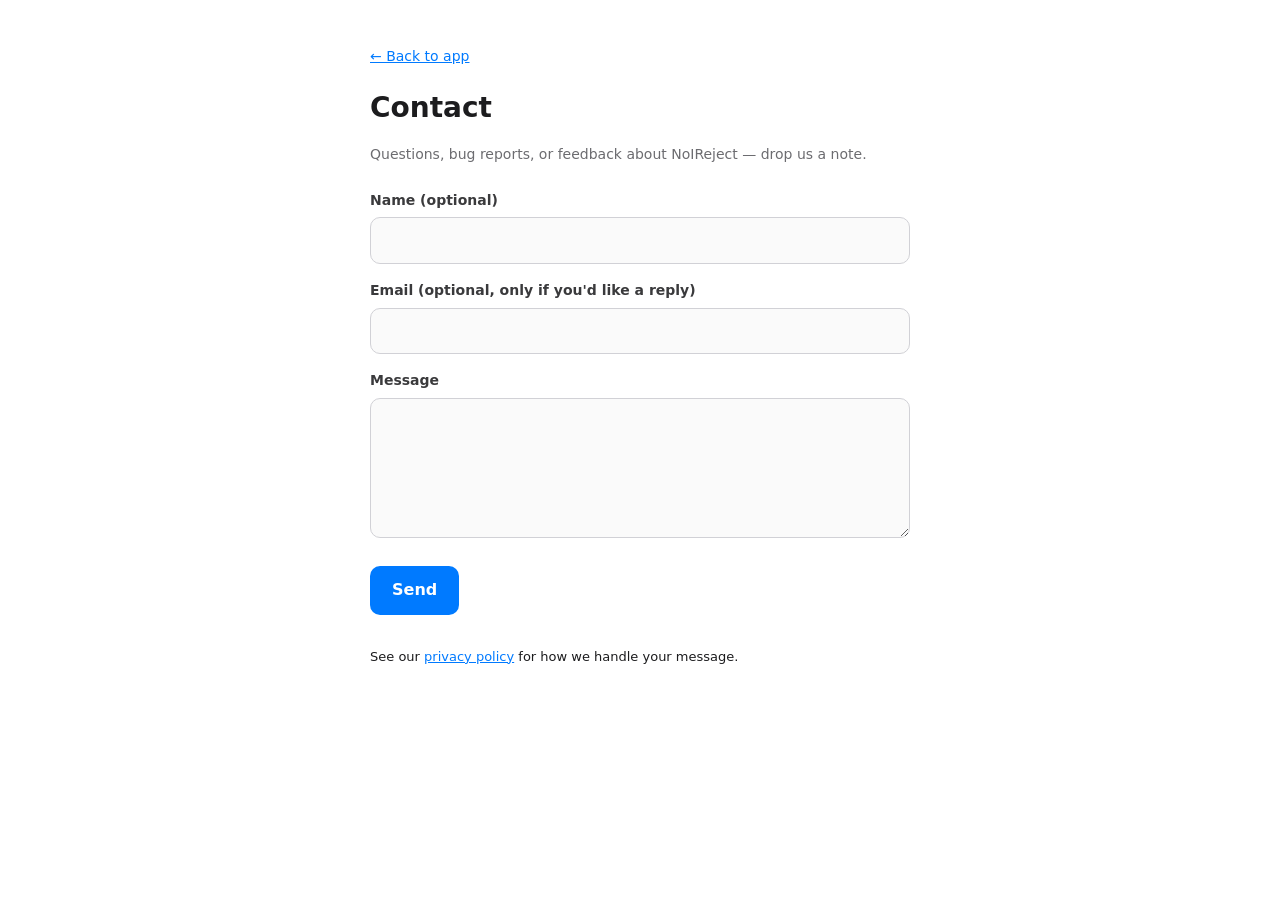
<file: docs/contact.html>
<!DOCTYPE html>
<html lang="en">
<head>
  <meta charset="UTF-8" />
  <meta name="viewport" content="width=device-width, initial-scale=1.0" />
  <title>NoIReject — Contact</title>
  <link rel="icon" type="image/png" href="favicon.png" />
  <link rel="apple-touch-icon" href="icon-180.png" />
  <style>
    body {
      font-family: -apple-system, BlinkMacSystemFont, "Segoe UI", system-ui, sans-serif;
      max-width: 540px;
      margin: 0 auto;
      padding: 32px 20px 80px;
      color: #1c1c1e;
      line-height: 1.55;
      background: #fff;
    }
    h1 { font-size: 28px; margin-bottom: 4px; }
    .meta { color: #6c6c70; font-size: 14px; margin-bottom: 24px; }
    label { display: block; font-size: 14px; font-weight: 600; margin-top: 16px; color: #3a3a3c; }
    input, textarea {
      width: 100%;
      box-sizing: border-box;
      font: inherit;
      padding: 10px 12px;
      border: 1px solid #d1d1d6;
      border-radius: 10px;
      margin-top: 6px;
      background: #fafafa;
    }
    input:focus, textarea:focus { outline: none; border-color: #007aff; background: #fff; }
    textarea { min-height: 140px; resize: vertical; }
    button {
      margin-top: 20px;
      padding: 12px 22px;
      font: inherit;
      font-weight: 600;
      color: #fff;
      background: #007aff;
      border: none;
      border-radius: 10px;
      cursor: pointer;
    }
    button:disabled { opacity: 0.6; cursor: default; }
    .hp { position: absolute; left: -9999px; }
    .status { margin-top: 16px; font-size: 14px; }
    .status.error { color: #ff3b30; }
    .status.success { color: #34c759; }
    a { color: #007aff; }
    .back { font-size: 14px; }
  </style>
</head>
<body>
  <p class="back"><a href="index.html">← Back to app</a></p>
  <h1>Contact</h1>
  <p class="meta">Questions, bug reports, or feedback about NoIReject — drop us a note.</p>

  <form id="contact-form" novalidate>
    <label for="name">Name (optional)</label>
    <input id="name" name="name" type="text" autocomplete="name" maxlength="200" />

    <label for="email">Email (optional, only if you'd like a reply)</label>
    <input id="email" name="email" type="email" autocomplete="email" maxlength="320" />

    <label for="message">Message</label>
    <textarea id="message" name="message" required maxlength="5000"></textarea>

    <!-- honeypot for bots -->
    <input class="hp" tabindex="-1" autocomplete="off" name="website" id="website" />

    <button type="submit" id="submit-btn">Send</button>
    <div id="status" class="status"></div>
  </form>

  <p style="margin-top: 32px; font-size: 13px;">
    See our <a href="privacy.html">privacy policy</a> for how we handle your message.
  </p>

  <script>
    (function () {
      var SUPABASE_URL = 'https://xrvokelhhoxrqgdpgula.supabase.co';
      var form = document.getElementById('contact-form');
      var btn = document.getElementById('submit-btn');
      var status = document.getElementById('status');

      form.addEventListener('submit', async function (e) {
        e.preventDefault();
        status.className = 'status';
        status.textContent = '';
        var payload = {
          name: form.name.value.trim(),
          email: form.email.value.trim(),
          message: form.message.value.trim(),
          website: form.website.value
        };
        if (payload.message.length < 5) {
          status.className = 'status error';
          status.textContent = 'Please enter a message (at least 5 characters).';
          return;
        }
        btn.disabled = true;
        btn.textContent = 'Sending…';
        try {
          var res = await fetch(SUPABASE_URL + '/functions/v1/contact', {
            method: 'POST',
            headers: { 'Content-Type': 'application/json' },
            body: JSON.stringify(payload)
          });
          var data = {};
          try { data = await res.json(); } catch (_) {}
          if (!res.ok) throw new Error(data.error || ('Send failed (' + res.status + ')'));
          status.className = 'status success';
          status.textContent = 'Thanks — message received. We\'ll be in touch if you left an email.';
          form.reset();
        } catch (err) {
          status.className = 'status error';
          status.textContent = err.message || 'Could not send. Please try again.';
        } finally {
          btn.disabled = false;
          btn.textContent = 'Send';
        }
      });
    })();
  </script>
</body>
</html>
</file>
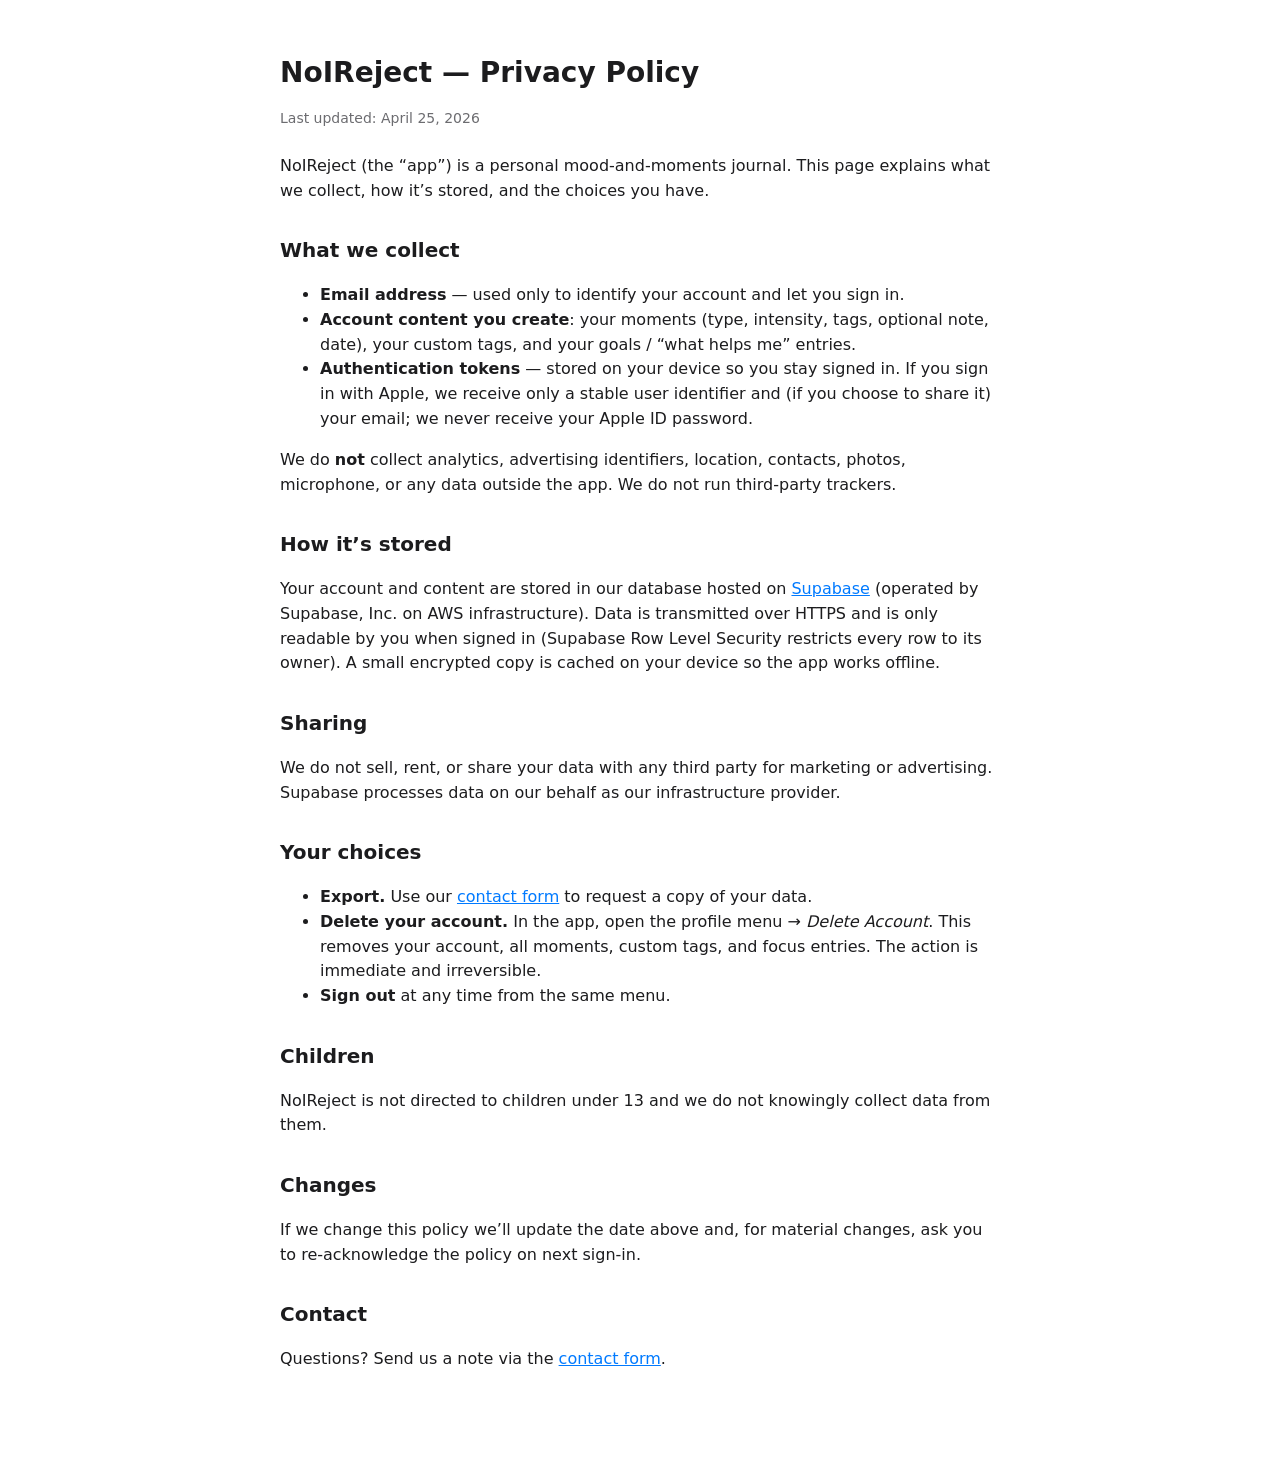
<file: docs/privacy.html>
<!DOCTYPE html>
<html lang="en">
<head>
  <meta charset="UTF-8" />
  <meta name="viewport" content="width=device-width, initial-scale=1.0" />
  <title>NoIReject — Privacy Policy</title>
  <link rel="icon" type="image/png" href="favicon.png" />
  <link rel="apple-touch-icon" href="icon-180.png" />
  <style>
    body {
      font-family: -apple-system, BlinkMacSystemFont, "Segoe UI", system-ui, sans-serif;
      max-width: 720px;
      margin: 0 auto;
      padding: 32px 20px 80px;
      color: #1c1c1e;
      line-height: 1.55;
      background: #fff;
    }
    h1 { font-size: 28px; margin-bottom: 4px; }
    h2 { font-size: 20px; margin-top: 32px; }
    p, li { font-size: 16px; }
    a { color: #007aff; }
    .meta { color: #6c6c70; font-size: 14px; margin-bottom: 24px; }
    code { background: #f2f2f7; padding: 1px 6px; border-radius: 4px; }
  </style>
</head>
<body>
  <h1>NoIReject — Privacy Policy</h1>
  <p class="meta">Last updated: April 25, 2026</p>

  <p>
    NoIReject (the “app”) is a personal mood-and-moments journal. This page
    explains what we collect, how it’s stored, and the choices you have.
  </p>

  <h2>What we collect</h2>
  <ul>
    <li><strong>Email address</strong> — used only to identify your account and let you sign in.</li>
    <li><strong>Account content you create</strong>: your moments (type, intensity, tags, optional note, date), your custom tags, and your goals / “what helps me” entries.</li>
    <li><strong>Authentication tokens</strong> — stored on your device so you stay signed in. If you sign in with Apple, we receive only a stable user identifier and (if you choose to share it) your email; we never receive your Apple ID password.</li>
  </ul>
  <p>
    We do <strong>not</strong> collect analytics, advertising identifiers, location, contacts,
    photos, microphone, or any data outside the app. We do not run third-party trackers.
  </p>

  <h2>How it’s stored</h2>
  <p>
    Your account and content are stored in our database hosted on
    <a href="https://supabase.com">Supabase</a> (operated by Supabase, Inc. on
    AWS infrastructure). Data is transmitted over HTTPS and is only readable
    by you when signed in (Supabase Row Level Security restricts every row to
    its owner). A small encrypted copy is cached on your device so the app
    works offline.
  </p>

  <h2>Sharing</h2>
  <p>
    We do not sell, rent, or share your data with any third party for marketing
    or advertising. Supabase processes data on our behalf as our infrastructure
    provider.
  </p>

  <h2>Your choices</h2>
  <ul>
    <li><strong>Export.</strong> Use our <a href="contact.html">contact form</a> to request a copy of your data.</li>
    <li><strong>Delete your account.</strong> In the app, open the profile menu → <em>Delete Account</em>. This removes your account, all moments, custom tags, and focus entries. The action is immediate and irreversible.</li>
    <li><strong>Sign out</strong> at any time from the same menu.</li>
  </ul>

  <h2>Children</h2>
  <p>NoIReject is not directed to children under 13 and we do not knowingly collect data from them.</p>

  <h2>Changes</h2>
  <p>
    If we change this policy we’ll update the date above and, for material
    changes, ask you to re-acknowledge the policy on next sign-in.
  </p>

  <h2>Contact</h2>
  <p>
    Questions? Send us a note via the <a href="contact.html">contact form</a>.
  </p>
</body>
</html>
</file>
